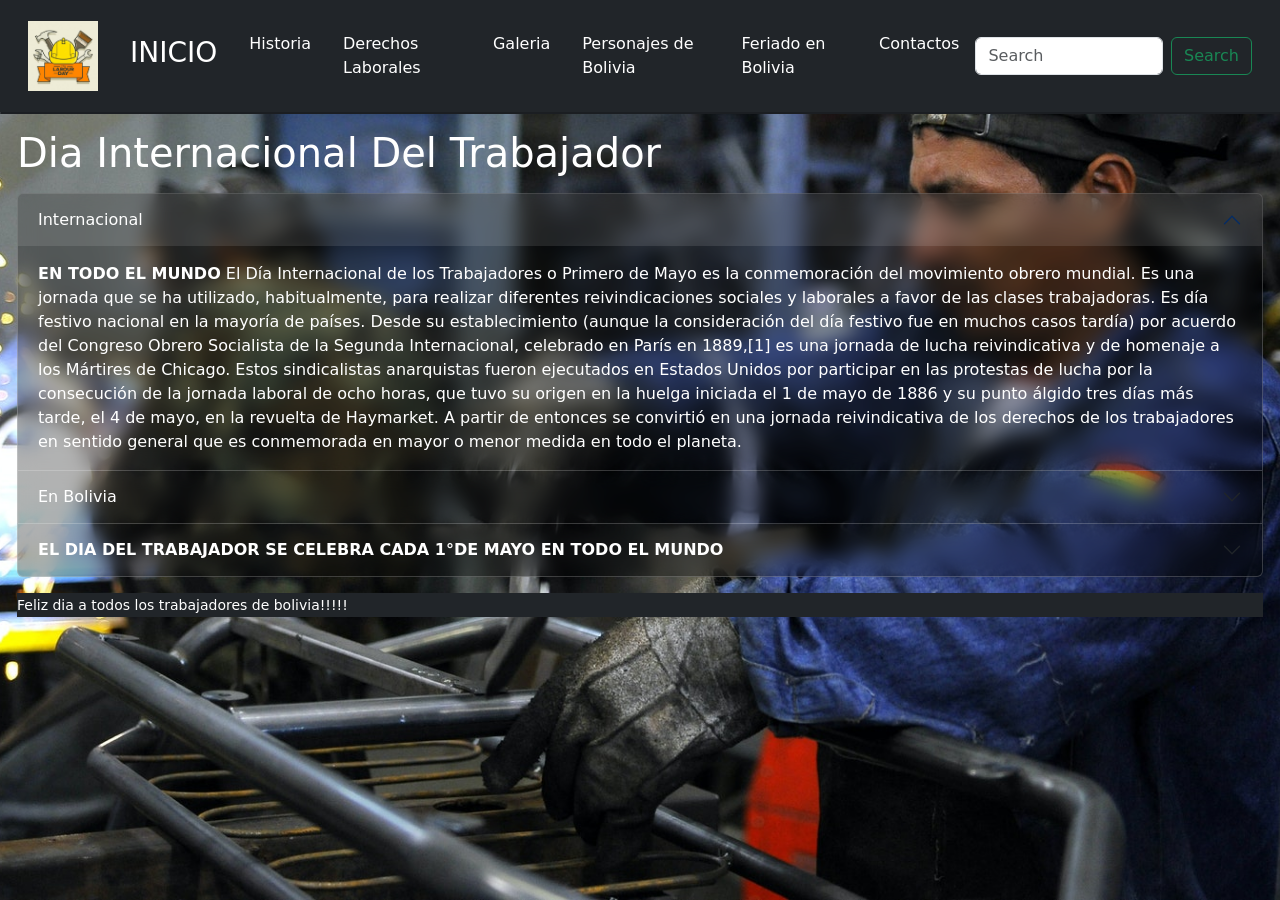
<file: index.html>
<!DOCTYPE html>
<html lang="es">
<head>
    <meta charset="UTF-8">
    <meta name="viewport" content="width=device-width, initial-scale=1.0">
    <title>Document</title>
    <script src="https://cdn.jsdelivr.net/npm/@popperjs/core@2.11.6/dist/umd/popper.min.js" integrity="sha384-oBqDVmMz9ATKxIep9tiCxS/Z9fNfEXiDAYTujMAeBAsjFuCZSmKbSSUnQlmh/jp3" crossorigin="anonymous"></script>
    <script src="https://cdn.jsdelivr.net/npm/bootstrap@5.2.3/dist/js/bootstrap.min.js" integrity="sha384-cuYeSxntonz0PPNlHhBs68uyIAVpIIOZZ5JqeqvYYIcEL727kskC66kF92t6Xl2V" crossorigin="anonymous"></script>
    <link rel="stylesheet" href="https://cdn.jsdelivr.net/npm/bootstrap@5.2.3/dist/css/bootstrap.min.css">
    <link rel="stylesheet" href="estilos\estilo.css">
</head>
<body>
    <nav class="navbar navbar-expand-lg bg-dark navbar-dark p-3">
    <div class="container-fluid">
        <a class="navbar-brand" href="index.html"><img src="imagenes\traba.jpg" width="70px" height="70px"></a>
        <button class="navbar-toggler" type="button" data-bs-toggle="collapse" data-bs-target="#navbarSupportedContent" aria-controls="navbarSupportedContent" aria-expanded="false" aria-label="Toggle navigation">
        <span class="navbar-toggler-icon"></span>
        </button>
        <div class="collapse navbar-collapse" id="navbarSupportedContent">
        <ul class="navbar-nav me-auto mb-2 mb-lg-0">
            <li class="nav-item">
            <a class="nav-link px-3 active fs-3 text-bg-white" aria-current="page" href="index.html">INICIO</a>
            </li>
            <li class="nav-item">
            <a class="nav-link px-3 active text-center-fs-3" href="pages\historia.html">Historia</a>
            </li>
            <li class="nav-item">
            <a class="nav-link px-3 active text-center-fs-3" href="pages\derechosl.html">Derechos Laborales</a>
            </li>
            <li class="nav-item">
            <a class="nav-link px-3 active text-center-fs-3" href="pages\galeria.html">Galeria</a>
            </li>
            <li class="nav-item">
            <a class="nav-link px-3 active text-center-fs-3" href="pages\personajes.html">Personajes de Bolivia</a>    
            </li>
            <li class="nav-item">
            <a class="nav-link px-3 active text-center-fs-3" href="pages\feriadob.html">Feriado en Bolivia</a>
            </li>
            <li class="nav-item">
            <a class="nav-link px-3 active text-center-fs-3" href="pages\contacto.html">Contactos</a>
            </li>
        </ul>
        <form class="d-flex" role="search">
            <input class="form-control me-2" type="search" placeholder="Search" aria-label="Search">
            <button class="btn btn-outline-success" type="submit">Search</button>
        </form>
        </div>
    </div>
    </nav>






    <div class="card text-bg-dark">
    <div class="card-img-overlay">
        <h6 class="card-title fs-1">Dia Internacional Del Trabajador</h6>
        <p class="card-text fs-1">
            <div class="accordion" id="accordionPanelsStayOpenExample">
            <div class="accordion-item">
                <h2 class="accordion-header" id="panelsStayOpen-headingOne">
                <button class="accordion-button" type="button" data-bs-toggle="collapse" data-bs-target="#panelsStayOpen-collapseOne" aria-expanded="true" aria-controls="panelsStayOpen-collapseOne">
                    Internacional
                </button>
                </h2>
                <div id="panelsStayOpen-collapseOne" class="accordion-collapse collapse show" aria-labelledby="panelsStayOpen-headingOne">
                <div class="accordion-body">
                    <strong>EN TODO EL MUNDO</strong> El Día Internacional de los Trabajadores o Primero de Mayo es la conmemoración del movimiento obrero mundial. Es una jornada que se ha utilizado, habitualmente, para realizar diferentes reivindicaciones sociales y laborales a favor de las clases trabajadoras. Es día festivo nacional en la mayoría de países.
Desde su establecimiento (aunque la consideración del día festivo fue en muchos casos tardía) por acuerdo del Congreso Obrero Socialista de la Segunda Internacional, celebrado en París en 1889,[1] es una jornada de lucha reivindicativa y de homenaje a los Mártires de Chicago. Estos sindicalistas anarquistas fueron ejecutados en Estados Unidos por participar en las protestas de lucha por la consecución de la jornada laboral de ocho horas, que tuvo su origen en la huelga iniciada el 1 de mayo de 1886 y su punto álgido tres días más tarde, el 4 de mayo, en la revuelta de Haymarket. A partir de entonces se convirtió en una jornada reivindicativa de los derechos de los trabajadores en sentido general que es conmemorada en mayor o menor medida en todo el planeta.
                </div>
                </div>
            </div>
            <div class="accordion-item">
                <h2 class="accordion-header" id="panelsStayOpen-headingTwo">
                <button class="accordion-button collapsed" type="button" data-bs-toggle="collapse" data-bs-target="#panelsStayOpen-collapseTwo" aria-expanded="false" aria-controls="panelsStayOpen-collapseTwo">
                    En Bolivia
                </button>
                </h2>
                <div id="panelsStayOpen-collapseTwo" class="accordion-collapse collapse" aria-labelledby="panelsStayOpen-headingTwo">
                <div class="accordion-body">
                    <strong>EN BOLIVIA</strong>El 1 de mayo se celebra en Bolivia y en muchos otros países el Día Internacional del Trabajador, una fecha que conmemora la lucha de los trabajadores por mejorar sus condiciones laborales y por conseguir derechos laborales justos.

En Bolivia, esta fecha tiene una especial relevancia, ya que el país ha tenido una larga historia de lucha por los derechos de los trabajadores. Desde la época de la colonia, los trabajadores bolivianos han tenido que enfrentarse a la explotación y a la opresión, y han tenido que luchar para conseguir salarios justos, mejores condiciones de trabajo y el respeto a sus derechos humanos.

Trabajadoras Textiles Bolivia

En la actualidad, los trabajadores bolivianos todavía tienen que enfrentar muchos desafíos. La pandemia del COVID-19 ha tenido un gran impacto en la economía del país y ha afectado gravemente a los trabajadores, especialmente a aquellos que trabajan en el sector informal. Muchos trabajadores han perdido sus empleos o han tenido que aceptar trabajos mal remunerados y sin protección laboral.

A pesar de estos desafíos, los trabajadores bolivianos siguen luchando por sus derechos. En los últimos años, han organizado numerosas huelgas y protestas para exigir salarios justos, mejores condiciones laborales y el respeto a sus derechos humanos. Además, el gobierno boliviano ha tomado medidas para proteger a los trabajadores durante la pandemia, como el pago de un bono de emergencia a los trabajadores informales y la implementación de medidas de seguridad sanitaria en los lugares de trabajo.

Este 1 de mayo, es importante recordar la importancia de la lucha por los derechos de los trabajadores y de la solidaridad entre los trabajadores de todo el mundo. Debemos seguir apoyando a los trabajadores bolivianos y a todos aquellos que luchan por sus derechos, para que puedan vivir y trabajar en condiciones justas y dignas.
                </div>
                </div>
            </div>
            <div class="accordion-item">
                <h2 class="accordion-header" id="panelsStayOpen-headingThree">
                <button class="accordion-button collapsed" type="button" data-bs-toggle="collapse" data-bs-target="#panelsStayOpen-collapseThree" aria-expanded="false" aria-controls="panelsStayOpen-collapseThree">
                <strong>EL DIA DEL TRABAJADOR SE CELEBRA CADA 1°DE MAYO EN TODO EL MUNDO</strong>
                </button>
                </h2>
                <div id="panelsStayOpen-collapseThree" class="accordion-collapse collapse" aria-labelledby="panelsStayOpen-headingThree">
                
                </div>
            </div>
            </div>
        </p>
        <p class="card-text bg-dark"><small>Feliz dia a todos los trabajadores de bolivia!!!!!</small></p>
    </div>
    </div>
</body>
</html>
</file>
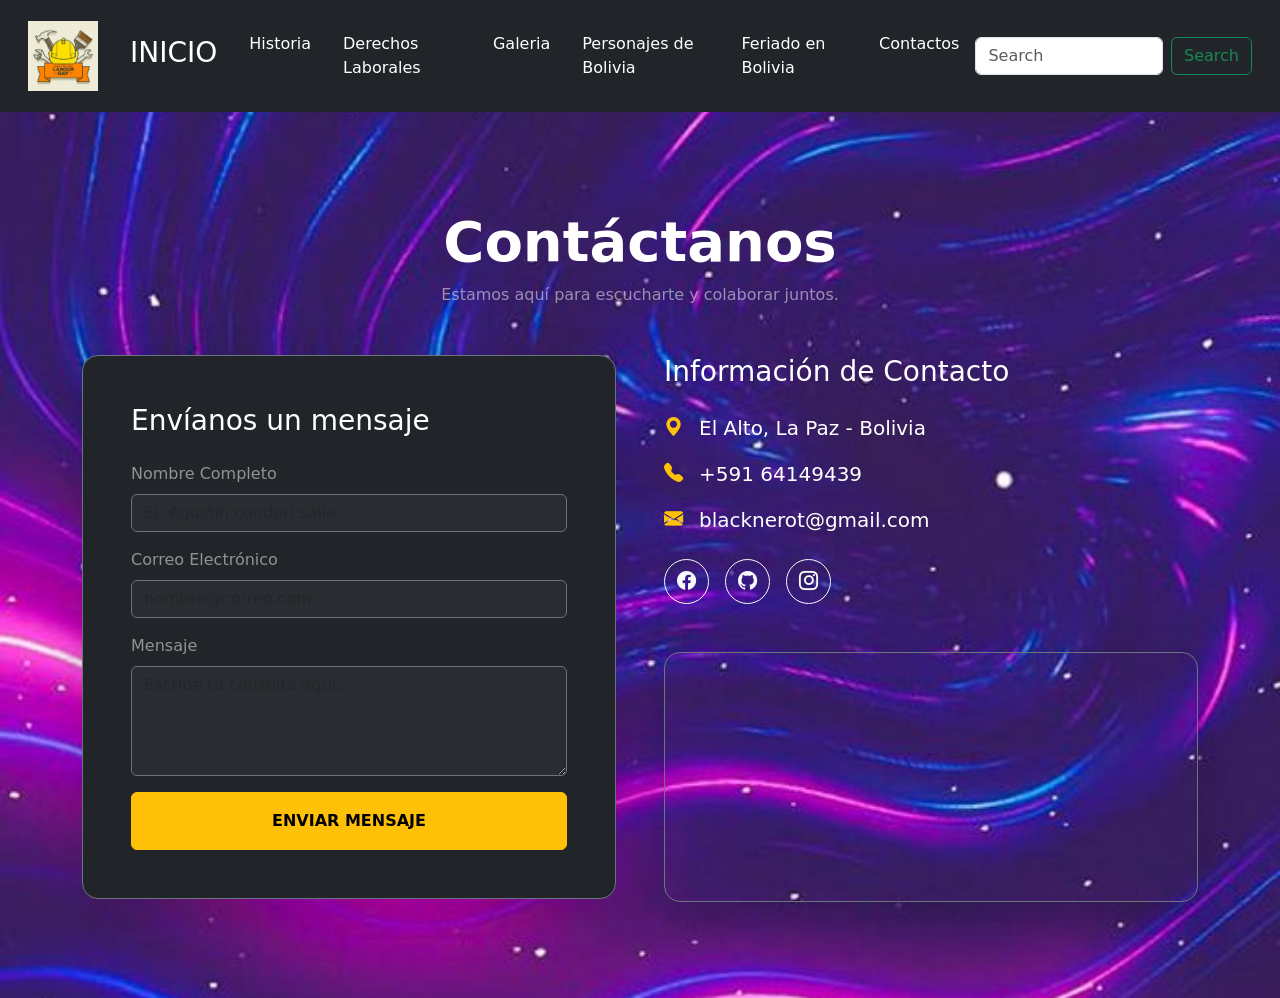
<file: pages/contacto.html>
<!DOCTYPE html>
<html lang="es">
<head>
    <meta charset="UTF-8">
    <meta name="viewport" content="width=device-width, initial-scale=1.0">
    <title>Document</title>
    <script src="https://cdn.jsdelivr.net/npm/@popperjs/core@2.11.6/dist/umd/popper.min.js" integrity="sha384-oBqDVmMz9ATKxIep9tiCxS/Z9fNfEXiDAYTujMAeBAsjFuCZSmKbSSUnQlmh/jp3" crossorigin="anonymous"></script>
    <script src="https://cdn.jsdelivr.net/npm/bootstrap@5.2.3/dist/js/bootstrap.min.js" integrity="sha384-cuYeSxntonz0PPNlHhBs68uyIAVpIIOZZ5JqeqvYYIcEL727kskC66kF92t6Xl2V" crossorigin="anonymous"></script>
    <link rel="stylesheet" href="https://cdn.jsdelivr.net/npm/bootstrap@5.2.3/dist/css/bootstrap.min.css">
    <link rel="stylesheet" href="../estilos/ventanas.css">
</head>
<body>
    






    <nav class="navbar navbar-expand-lg bg-dark navbar-dark p-3">
    <div class="container-fluid">
        <a class="navbar-brand" href="../index.html"><img src="../imagenes/traba.jpg" width="70px" height="70px"></a>
        <button class="navbar-toggler" type="button" data-bs-toggle="collapse" data-bs-target="#navbarSupportedContent" aria-controls="navbarSupportedContent" aria-expanded="false" aria-label="Toggle navigation">
        <span class="navbar-toggler-icon"></span>
        </button>
        <div class="collapse navbar-collapse" id="navbarSupportedContent">
        <ul class="navbar-nav me-auto mb-2 mb-lg-0">
            <li class="nav-item">
            <a class="nav-link px-3 active fs-3 text-bg-white" aria-current="page" href="../index.html">INICIO</a>
            </li>
            <li class="nav-item">
            <a class="nav-link px-3 active text-center-fs-3" href="../pages/historia.html">Historia</a>
            </li>
            <li class="nav-item">
            <a class="nav-link px-3 active text-center-fs-3" href="../pages/derechosl.html">Derechos Laborales</a>
            </li>
            <li class="nav-item">
            <a class="nav-link px-3 active text-center-fs-3" href="../pages/galeria.html">Galeria</a>
            </li>
            <li class="nav-item">
            <a class="nav-link px-3 active text-center-fs-3" href="../pages/personajes.html">Personajes de Bolivia</a>
            </li>
            <li class="nav-item">
            <a class="nav-link px-3 active text-center-fs-2" href="../pages/feriadob.html">Feriado en Bolivia</a>
            </li>
            <li class="nav-item">
            <a class="nav-link px-3 active text-center-fs-3" href="../pages/contacto.html">Contactos</a>
            </li>
        </ul>
        <form class="d-flex" role="search">
            <input class="form-control me-2" type="search" placeholder="Search" aria-label="Search">
            <button class="btn btn-outline-success" type="submit">Search</button>
        </form>
        </div>
    </div>
    </nav>





        <div class="container my-5 py-5">
            <div class="text-center mb-5">
                <h1 class="display-4 fw-bold text-white">Contáctanos</h1>
                <p class="text-white-50">Estamos aquí para escucharte y colaborar juntos.</p>
            </div>

            <div class="row g-5">
                <div class="col-lg-6">
                    <div class="bg-dark p-4 p-md-5 rounded-4 shadow-lg border border-secondary">
                        <h3 class="text-white mb-4">Envíanos un mensaje</h3>
                        <form>
                            <div class="mb-3">
                                <label class="form-label text-white-50">Nombre Completo</label>
                                <input type="text" class="form-control bg-secondary bg-opacity-10 text-white border-secondary" placeholder="Ej. Agustín condori salle">
                            </div>
                            <div class="mb-3">
                                <label class="form-label text-white-50">Correo Electrónico</label>
                                <input type="email" class="form-control bg-secondary bg-opacity-10 text-white border-secondary" placeholder="nombre@correo.com">
                            </div>
                            <div class="mb-3">
                                <label class="form-label text-white-50">Mensaje</label>
                                <textarea class="form-control bg-secondary bg-opacity-10 text-white border-secondary" rows="4" placeholder="Escribe tu consulta aquí..."></textarea>
                            </div>
                            <button type="submit" class="btn btn-warning w-100 fw-bold py-3 text-uppercase">Enviar Mensaje</button>
                        </form>
                    </div>
                </div>

                <div class="col-lg-6">
                    <div class="text-white">
                        <h3 class="mb-4">Información de Contacto</h3>
                        
                        <ul class="list-unstyled fs-5">
                            <li class="mb-3 d-flex align-items-center">
                                <i class="bi bi-geo-alt-fill text-warning me-3"></i>
                                <span>El Alto, La Paz - Bolivia</span>
                            </li>
                            <li class="mb-3 d-flex align-items-center">
                                <i class="bi bi-telephone-fill text-warning me-3"></i>
                                <span>+591 64149439</span>
                            </li>
                            <li class="mb-4 d-flex align-items-center">
                                <i class="bi bi-envelope-fill text-warning me-3"></i>
                                <span>blacknerot@gmail.com</span>
                            </li>
                        </ul>

                        <div class="d-flex gap-3 mb-5">
                            <a href="https://facebook.com" target="_blank" class="btn btn-outline-light rounded-circle p-2" style="width: 45px; height: 45px;">
                                <i class="bi bi-facebook"></i>
                            </a>
                            <a href="https://github.com/blacknerot-lab" target="_blank" class="btn btn-outline-light rounded-circle p-2" title="GitHub de laboratorio blacknerot" style="width: 45px; height: 45px;">
                                <i class="bi bi-github"></i>
                            </a>
                            <a href="https://instagram.com" target="_blank" class="btn btn-outline-light rounded-circle p-2" style="width: 45px; height: 45px;">
                                <i class="bi bi-instagram"></i>
                            </a>
                        </div>

                        <div class="rounded-4 overflow-hidden shadow-lg border border-secondary" style="height: 250px;">
                            <iframe src="https://www.google.com/maps/embed?pb=!1m18!1m12!1m3!1d1912.7072752747983!2d-68.12970293743744!3d-16.505156254932334!2m3!1f0!2f0!3f0!3m2!1i1024!2i768!4f13.1!3m3!1m2!1s0x915f206520793ddd%3A0x53f6df346cc69976!2sUniversidad%20Mayor%20de%20San%20Andr%C3%A9s!5e0!3m2!1ses-419!2sbo!4v1776993586881!5m2!1ses-419!2sbo" width="600" height="450" style="border:0;" allowfullscreen="" loading="lazy" referrerpolicy="no-referrer-when-downgrade"></iframe>
                        </div>
                    </div>
                </div>
            </div>
        </div>



<link rel="stylesheet" href="https://cdn.jsdelivr.net/npm/bootstrap-icons@1.11.3/font/bootstrap-icons.min.css">
</body>
</html>
</file>
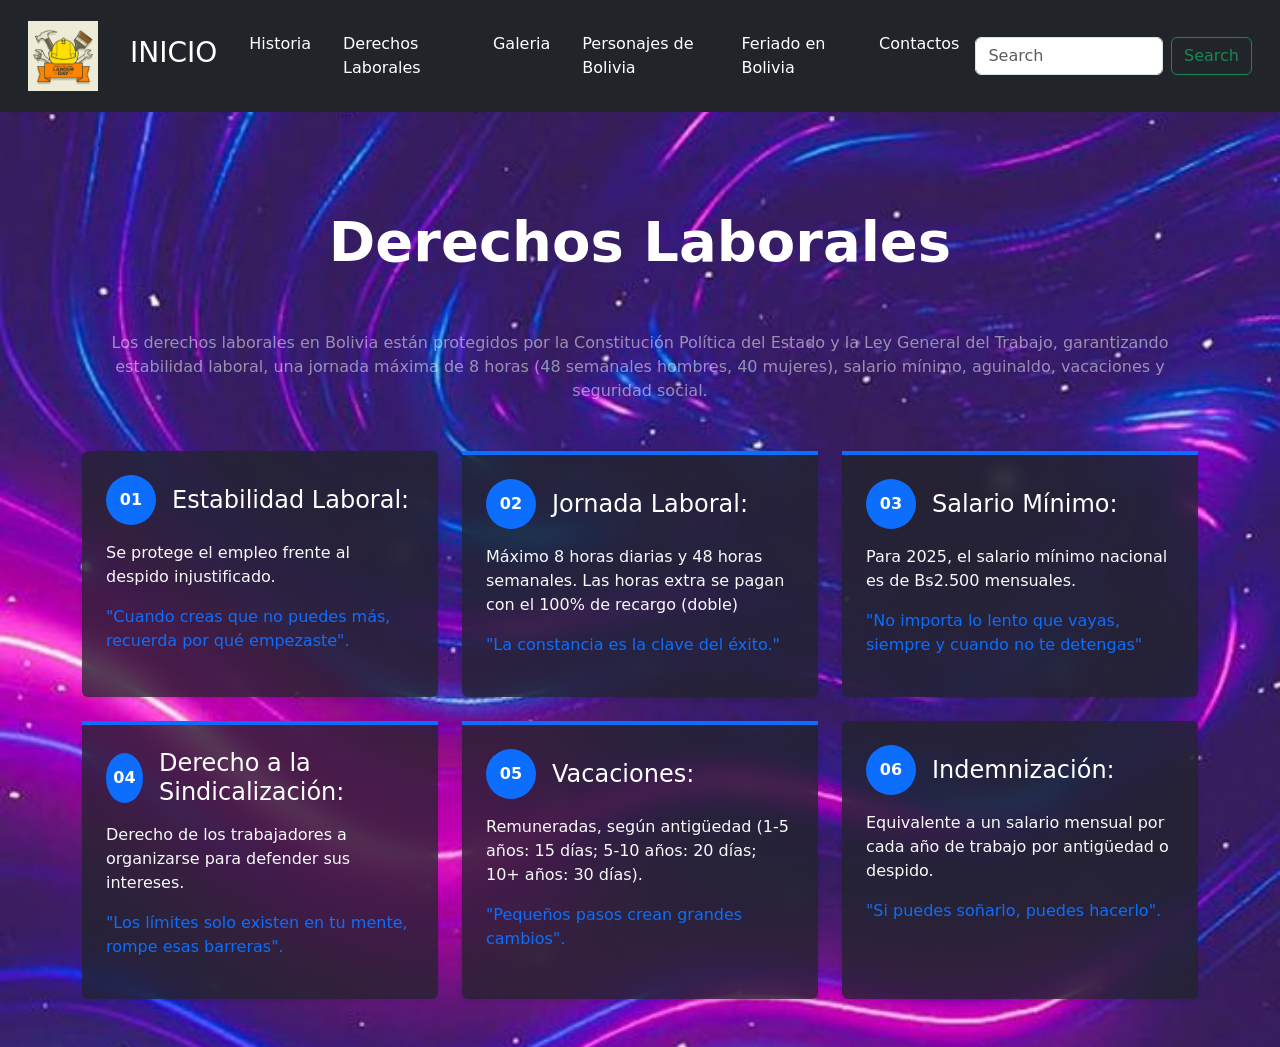
<file: pages/derechosl.html>
<!DOCTYPE html>
<html lang="es">
<head>
    <meta charset="UTF-8">
    <meta name="viewport" content="width=device-width, initial-scale=1.0">
    <title>Document</title>
    <script src="https://cdn.jsdelivr.net/npm/@popperjs/core@2.11.6/dist/umd/popper.min.js" integrity="sha384-oBqDVmMz9ATKxIep9tiCxS/Z9fNfEXiDAYTujMAeBAsjFuCZSmKbSSUnQlmh/jp3" crossorigin="anonymous"></script>
    <script src="https://cdn.jsdelivr.net/npm/bootstrap@5.2.3/dist/js/bootstrap.min.js" integrity="sha384-cuYeSxntonz0PPNlHhBs68uyIAVpIIOZZ5JqeqvYYIcEL727kskC66kF92t6Xl2V" crossorigin="anonymous"></script>
    <link rel="stylesheet" href="https://cdn.jsdelivr.net/npm/bootstrap@5.2.3/dist/css/bootstrap.min.css">
    <link rel="stylesheet" href="../estilos/ventanas.css">
</head>
<body>
    <nav class="navbar navbar-expand-lg bg-dark navbar-dark p-3">
    <div class="container-fluid">
        <a class="navbar-brand" href="../index.html"><img src="../imagenes/traba.jpg" width="70px" height="70px"></a>
        <button class="navbar-toggler" type="button" data-bs-toggle="collapse" data-bs-target="#navbarSupportedContent" aria-controls="navbarSupportedContent" aria-expanded="false" aria-label="Toggle navigation">
        <span class="navbar-toggler-icon"></span>
        </button>
        <div class="collapse navbar-collapse" id="navbarSupportedContent">
        <ul class="navbar-nav me-auto mb-2 mb-lg-0">
            <li class="nav-item">
            <a class="nav-link px-3 active fs-3 text-bg-white" aria-current="page" href="../index.html">INICIO</a>
            </li>
            <li class="nav-item">
            <a class="nav-link px-3 active text-center-fs-3" href="../pages/historia.html">Historia</a>
            </li>
            <li class="nav-item">
            <a class="nav-link px-3 active text-center-fs-3" href="../pages/derechosl.html">Derechos Laborales</a>
            </li>
            <li class="nav-item">
            <a class="nav-link px-3 active text-center-fs-3" href="../pages/galeria.html">Galeria</a>
            </li>
            <li class="nav-item">
            <a class="nav-link px-3 active text-center-fs-3" href="../pages/personajes.html">Personajes de Bolivia</a>
            </li>
            <li class="nav-item">
            <a class="nav-link px-3 active text-center-fs-2" href="../pages/feriadob.html">Feriado en Bolivia</a>
            </li>
            <li class="nav-item">
            <a class="nav-link px-3 active text-center-fs-3" href="../pages/contacto.html">Contactos</a>
            </li>
        </ul>
        <form class="d-flex" role="search">
            <input class="form-control me-2" type="search" placeholder="Search" aria-label="Search">
            <button class="btn btn-outline-success" type="submit">Search</button>
        </form>
        </div>
    </div>
    </nav>





    <div class="container my-5">
        <div class="text-center mb-5">
            <h2 class="display-4 fw-bold text-white p-5"><strong>Derechos Laborales</strong></h2>
            <p class="text-white-50">Los derechos laborales en Bolivia están protegidos por la Constitución Política del Estado y la Ley General del Trabajo, garantizando estabilidad laboral, una jornada máxima de 8 horas (48 semanales hombres, 40 mujeres), salario mínimo, aguinaldo, vacaciones y seguridad social.</p>
        </div>

        <div class="row g-4">
            <div class="col-lg-4">
                <div class="card h-100 border-0 shadow-sm bg-dark text-white bg-opacity-75" style="backdrop-filter: blur(10px);">
                    <div class="card-body p-4">
                        <div class="d-flex align-items-center mb-3">
                            <div class="bg-primary rounded-circle d-flex align-items-center justify-content-center" style="width: 50px; height: 50px;">
                                <span class="fw-bold">01</span>
                            </div>
                            <h4 class="ms-3 mb-0">Estabilidad Laboral:</h4>
                        </div>
                        <p class="card-text text-light">Se protege el empleo frente al despido injustificado.</p>
                        <blockquote class="blockquote fs-6 italic text-primary">
                            "Cuando creas que no puedes más, recuerda por qué empezaste".
                        </blockquote>
                    </div>
                </div>
            </div>

            <div class="col-lg-4">
                <div class="card h-100 border-0 shadow-sm bg-dark text-white bg-opacity-75" style="backdrop-filter: blur(10px);">
                    <div class="card-body p-4 border-top border-primary border-4">
                        <div class="d-flex align-items-center mb-3">
                            <div class="bg-primary rounded-circle d-flex align-items-center justify-content-center" style="width: 50px; height: 50px;">
                                <span class="fw-bold">02</span>
                            </div>
                            <h4 class="ms-3 mb-0">Jornada Laboral:</h4>
                        </div>
                        <p class="card-text text-light">Máximo 8 horas diarias y 48 horas semanales. Las horas extra se pagan con el 100% de recargo (doble)</p>
                        <blockquote class="blockquote fs-6 italic text-primary">
                            "La constancia es la clave del éxito."
                        </blockquote>
                    </div>
                </div>
            </div>

            <div class="col-lg-4">
                <div class="card h-100 border-0 shadow-sm bg-dark text-white bg-opacity-75" style="backdrop-filter: blur(10px);">
                    <div class="card-body p-4 border-top border-primary border-4">
                        <div class="d-flex align-items-center mb-3">
                            <div class="bg-primary rounded-circle d-flex align-items-center justify-content-center" style="width: 50px; height: 50px;">
                                <span class="fw-bold">03</span>
                            </div>
                            <h4 class="ms-3 mb-0">Salario Mínimo:</h4>
                        </div>
                        <p class="card-text text-light"> Para 2025, el salario mínimo nacional es de Bs2.500 mensuales.</p>
                        <blockquote class="blockquote fs-6 italic text-primary">
                            "No importa lo lento que vayas, siempre y cuando no te detengas"
                        </blockquote>
                    </div>
                </div>
            </div>

            <div class="col-lg-4">
                <div class="card h-100 border-0 shadow-sm bg-dark text-white bg-opacity-75" style="backdrop-filter: blur(10px);">
                    <div class="card-body p-4 border-top border-primary border-4">
                        <div class="d-flex align-items-center mb-3">
                            <div class="bg-primary rounded-circle d-flex align-items-center justify-content-center" style="width: 50px; height: 50px;">
                                <span class="fw-bold">04</span>
                            </div>
                            <h4 class="ms-3 mb-0">Derecho a la Sindicalización:</h4>
                        </div>
                        <p class="card-text text-light">Derecho de los trabajadores a organizarse para defender sus intereses.</p>
                        <blockquote class="blockquote fs-6 italic text-primary">
                            "Los límites solo existen en tu mente, rompe esas barreras".
                        </blockquote>
                    </div>
                </div>
            </div>

            <div class="col-lg-4">
                <div class="card h-100 border-0 shadow-sm bg-dark text-white bg-opacity-75" style="backdrop-filter: blur(10px);">
                    <div class="card-body p-4 border-top border-primary border-4">
                        <div class="d-flex align-items-center mb-3">
                            <div class="bg-primary rounded-circle d-flex align-items-center justify-content-center" style="width: 50px; height: 50px;">
                                <span class="fw-bold">05</span>
                            </div>
                            <h4 class="ms-3 mb-0">Vacaciones:</h4>
                        </div>
                        <p class="card-text text-light">Remuneradas, según antigüedad (1-5 años: 15 días; 5-10 años: 20 días; 10+ años: 30 días).</p>
                        <blockquote class="blockquote fs-6 italic text-primary">
                            "Pequeños pasos crean grandes cambios".
                        </blockquote>
                    </div>
                </div>
            </div>

            <div class="col-lg-4">
                <div class="card h-100 border-0 shadow-sm bg-dark text-white bg-opacity-75" style="backdrop-filter: blur(10px);">
                    <div class="card-body p-4">
                        <div class="d-flex align-items-center mb-3">
                            <div class="bg-primary rounded-circle d-flex align-items-center justify-content-center" style="width: 50px; height: 50px;">
                                <span class="fw-bold">06</span>
                            </div>
                            <h4 class="ms-3 mb-0">Indemnización:</h4>
                        </div>
                        <p class="card-text text-light"> Equivalente a un salario mensual por cada año de trabajo por antigüedad o despido.</p>
                        <blockquote class="blockquote fs-6 italic text-primary">
                            "Si puedes soñarlo, puedes hacerlo".
                        </blockquote>
                    </div>
                </div>
            </div>
        </div>
    </div>


</body>
</html>
</file>
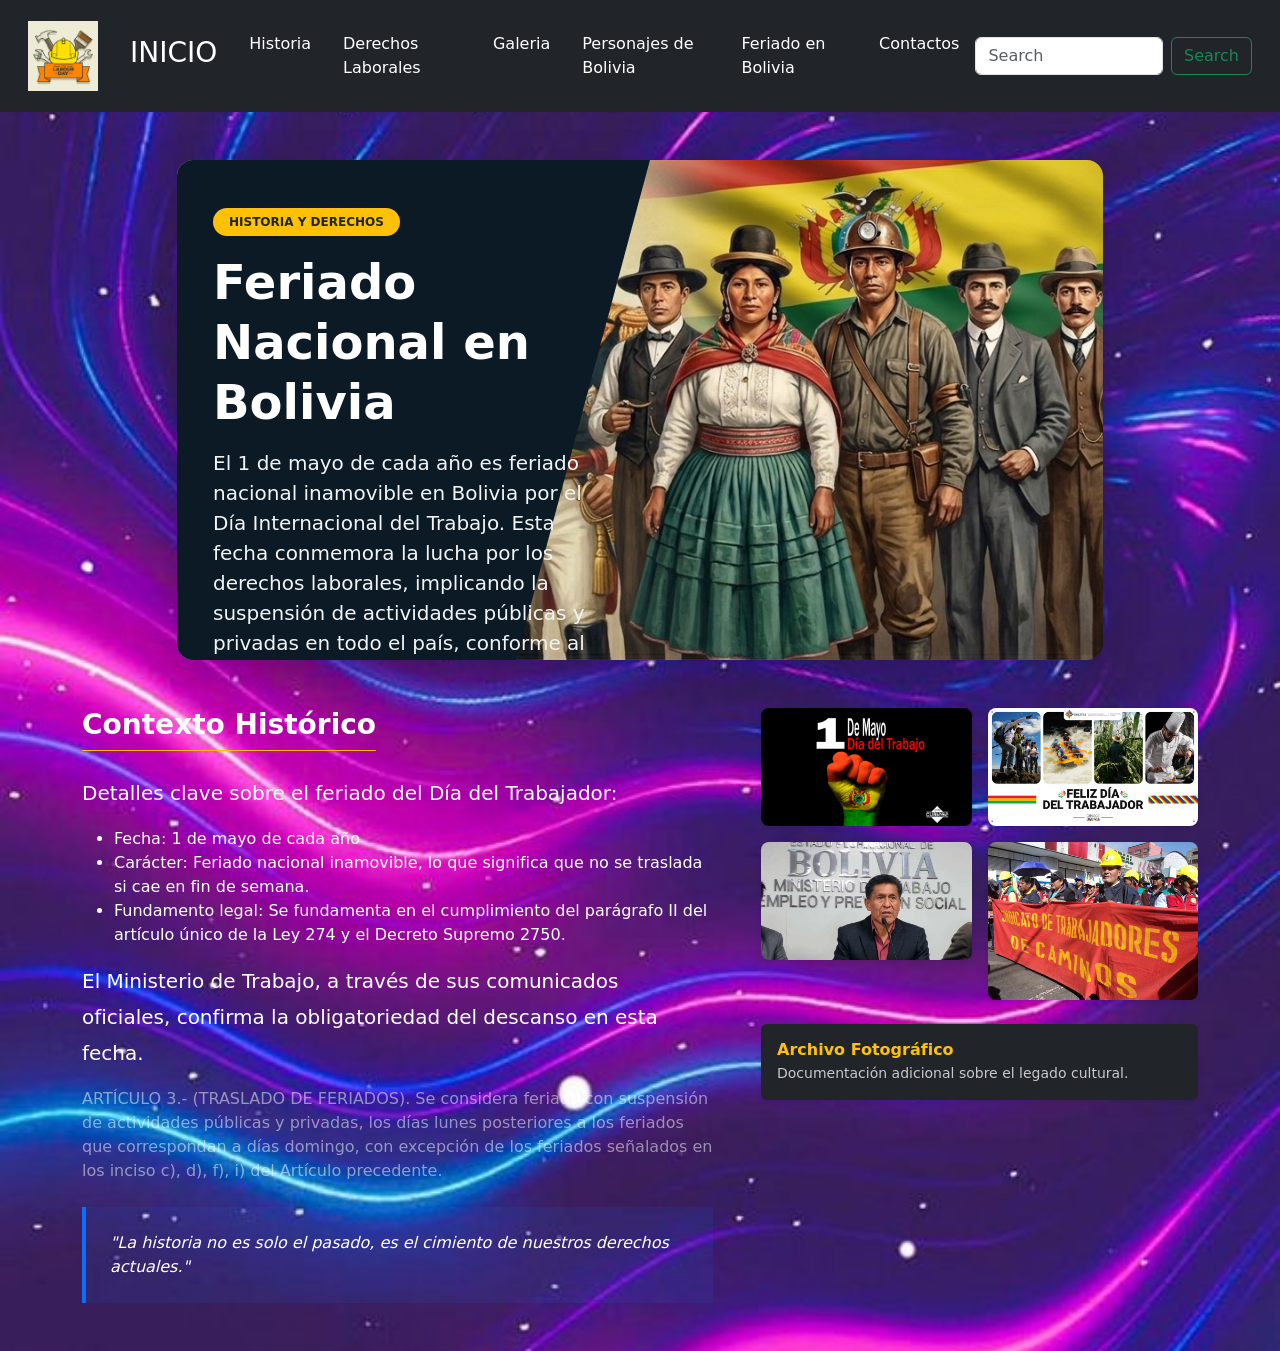
<file: pages/feriadob.html>
<!DOCTYPE html>
<html lang="es">
<head>
    <meta charset="UTF-8">
    <meta name="viewport" content="width=device-width, initial-scale=1.0">
    <title>Document</title>
    <script src="https://cdn.jsdelivr.net/npm/@popperjs/core@2.11.6/dist/umd/popper.min.js" integrity="sha384-oBqDVmMz9ATKxIep9tiCxS/Z9fNfEXiDAYTujMAeBAsjFuCZSmKbSSUnQlmh/jp3" crossorigin="anonymous"></script>
    <script src="https://cdn.jsdelivr.net/npm/bootstrap@5.2.3/dist/js/bootstrap.min.js" integrity="sha384-cuYeSxntonz0PPNlHhBs68uyIAVpIIOZZ5JqeqvYYIcEL727kskC66kF92t6Xl2V" crossorigin="anonymous"></script>
    <link rel="stylesheet" href="https://cdn.jsdelivr.net/npm/bootstrap@5.2.3/dist/css/bootstrap.min.css">
    <link rel="stylesheet" href="../estilos/ventanas.css">
</head>
<body>
    <nav class="navbar navbar-expand-lg bg-dark navbar-dark p-3">
    <div class="container-fluid">
        <a class="navbar-brand" href="../index.html"><img src="../imagenes/traba.jpg" width="70px" height="70px"></a>
        <button class="navbar-toggler" type="button" data-bs-toggle="collapse" data-bs-target="#navbarSupportedContent" aria-controls="navbarSupportedContent" aria-expanded="false" aria-label="Toggle navigation">
        <span class="navbar-toggler-icon"></span>
        </button>
        <div class="collapse navbar-collapse" id="navbarSupportedContent">
        <ul class="navbar-nav me-auto mb-2 mb-lg-0">
            <li class="nav-item">
            <a class="nav-link px-3 active fs-3 text-bg-white" aria-current="page" href="../index.html">INICIO</a>
            </li>
            <li class="nav-item">
            <a class="nav-link px-3 active text-center-fs-3" href="../pages/historia.html">Historia</a>
            </li>
            <li class="nav-item">
            <a class="nav-link px-3 active text-center-fs-3" href="../pages/derechosl.html">Derechos Laborales</a>
            </li>
            <li class="nav-item">
            <a class="nav-link px-3 active text-center-fs-3" href="../pages/galeria.html">Galeria</a>
            </li>
            <li class="nav-item">
            <a class="nav-link px-3 active text-center-fs-3" href="../pages/personajes.html">Personajes de Bolivia</a>
            </li>
            <li class="nav-item">
            <a class="nav-link px-3 active text-center-fs-2" href="../pages/feriadob.html">Feriado en Bolivia</a>
            </li>
            <li class="nav-item">
            <a class="nav-link px-3 active text-center-fs-3" href="../pages/contacto.html">Contactos</a>
            </li>
        </ul>
        <form class="d-flex" role="search">
            <input class="form-control me-2" type="search" placeholder="Search" aria-label="Search">
            <button class="btn btn-outline-success" type="submit">Search</button>
        </form>
        </div>
    </div>
    </nav>





    <div class="container my-5">
        <div class="row align-items-center justify-content-center">
            <div class="col-lg-10">
                
                <div class="diferente-container shadow-lg rounded-4 position-relative overflow-hidden"
                    style="background-image: url('../imagenes/7.jpg');">
                    
                    <div class="diagonal-shape d-none d-md-block"></div>

                    <div class="row h-100 align-items-center position-relative z-3">
                        <div class="col-md-7 col-lg-6 px-5 py-5 p-lg-6 text-white diferente-text-col">
                            
                            <div class="mb-3">
                                <span class="badge text-bg-warning rounded-pill px-3 py-2 text-uppercase fw-bold text-dark fs-7">
                                    Historia y Derechos
                                </span>
                            </div>

                            <h1 class="display-5 fw-bold mb-3 text-white lh-sm">
                                <strong>Feriado Nacional en Bolivia</strong>
                            </h1>

                            <p class="fs-5 mb-4 diferente-descripcion">
                                El 1 de mayo de cada año es feriado nacional inamovible en Bolivia por el Día Internacional del Trabajo. Esta fecha conmemora la lucha por los derechos laborales, implicando la suspensión de actividades públicas y privadas en todo el país, conforme al Decreto Supremo 2750 y la Ley 274.
                            </p>

                        </div>
                    </div>
                </div>

            </div>
        </div>
    </div>

        <div class="container pb-5">
            <div class="row g-5 align-items-start">
                
                <div class="col-lg-7">
                    <h3 class="fw-bold text-white mb-4 border-bottom border-warning pb-2" style="width: fit-content;">
                        Contexto Histórico
                    </h3>
                    <p class="text-white fs-5 lh-lg">
                        Detalles clave sobre el feriado del Día del Trabajador:
                        <ul class="text-white">
                            <li>Fecha: 1 de mayo de cada año</li>
                            <li>Carácter: Feriado nacional inamovible, lo que significa que no se traslada si cae en fin de semana.</li>
                            <li>Fundamento legal: Se fundamenta en el cumplimiento del parágrafo II del artículo único de la Ley 274 y el Decreto Supremo 2750.</li>
                        </ul>
                        <p class="text-white fs-5 lh-lg"> El Ministerio de Trabajo, a través de sus comunicados oficiales, confirma la obligatoriedad del descanso en esta fecha.</p>
                    </p>
                    <p class="text-white-50">
                        ARTÍCULO 3.- (TRASLADO DE FERIADOS). Se considera feriado con
suspensión de actividades públicas y privadas, los días lunes posteriores a los feriados que
correspondan a días domingo, con excepción de los feriados señalados en los inciso c), d),
f), i) del Artículo precedente.
                    </p>
                    
                    <div class="p-4 bg-primary bg-opacity-10 border-start border-primary border-4 mt-4">
                        <p class="text-white fst-italic mb-0">
                            "La historia no es solo el pasado, es el cimiento de nuestros derechos actuales."
                        </p>
                    </div>
                </div>

                <div class="col-lg-5">
                    <div class="row g-3">
                        <div class="col-6">
                            <div class="rounded-3 overflow-hidden shadow-sm">
                                <img src="../imagenes/6.jpg" class="img-fluid hover-zoom" alt="Detalle 1">
                            </div>
                        </div>
                        <div class="col-6">
                            <div class="rounded-3 overflow-hidden shadow-sm">
                                <img src="../imagenes/8.jpg" class="img-fluid hover-zoom" alt="Detalle 2">
                            </div>
                        </div>
                        <div class="col-6">
                            <div class="rounded-3 overflow-hidden shadow-sm">
                                <img src="../imagenes/9.jpg" class="img-fluid hover-zoom" alt="Detalle 2">
                            </div>
                        </div>
                        <div class="col-6">
                            <div class="rounded-3 overflow-hidden shadow-sm">
                                <img src="../imagenes/10.jpg" class="img-fluid hover-zoom" alt="Detalle 2">
                            </div>
                        </div>
                        <div class="col-12">
                            <div class="card bg-dark text-white border-0 shadow-sm mt-2">
                                <div class="card-body p-3">
                                    <h6 class="fw-bold text-warning mb-1">Archivo Fotográfico</h6>
                                    <p class="small mb-0 opacity-75">Documentación adicional sobre el legado cultural.</p>
                                </div>
                            </div>
                        </div>
                    </div>
                </div>

            </div>
        </div>
</body>
</html>
</file>
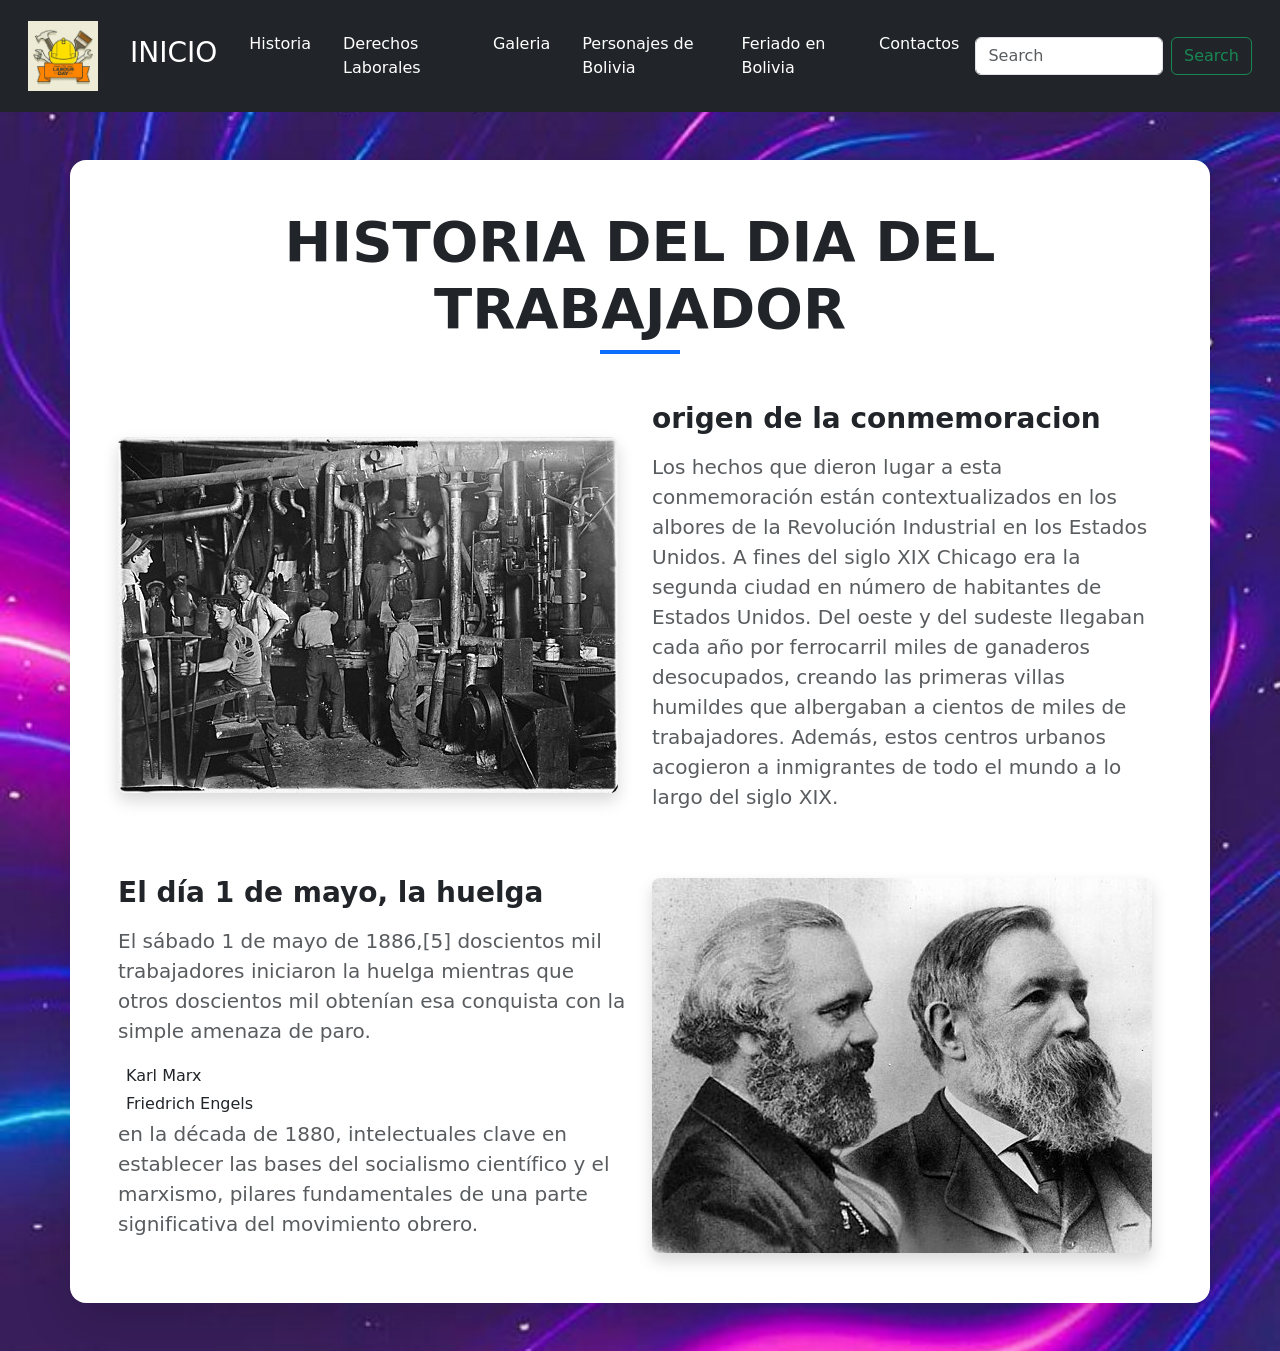
<file: pages/historia.html>
<!DOCTYPE html>
<html lang="es">
<head>
    <meta charset="UTF-8">
    <meta name="viewport" content="width=device-width, initial-scale=1.0">
    <title>Document</title>
    <script src="https://cdn.jsdelivr.net/npm/@popperjs/core@2.11.6/dist/umd/popper.min.js" integrity="sha384-oBqDVmMz9ATKxIep9tiCxS/Z9fNfEXiDAYTujMAeBAsjFuCZSmKbSSUnQlmh/jp3" crossorigin="anonymous"></script>
    <script src="https://cdn.jsdelivr.net/npm/bootstrap@5.2.3/dist/js/bootstrap.min.js" integrity="sha384-cuYeSxntonz0PPNlHhBs68uyIAVpIIOZZ5JqeqvYYIcEL727kskC66kF92t6Xl2V" crossorigin="anonymous"></script>
    <link rel="stylesheet" href="https://cdn.jsdelivr.net/npm/bootstrap@5.2.3/dist/css/bootstrap.min.css">
    <link rel="stylesheet" href="../estilos/ventanas.css">
</head>
<body>
    <nav class="navbar navbar-expand-lg bg-dark navbar-dark p-3">
    <div class="container-fluid">
        <a class="navbar-brand" href="../index.html"><img src="../imagenes/traba.jpg" width="70px" height="70px"></a>
        <button class="navbar-toggler" type="button" data-bs-toggle="collapse" data-bs-target="#navbarSupportedContent" aria-controls="navbarSupportedContent" aria-expanded="false" aria-label="Toggle navigation">
        <span class="navbar-toggler-icon"></span>
        </button>
        <div class="collapse navbar-collapse" id="navbarSupportedContent">
        <ul class="navbar-nav me-auto mb-2 mb-lg-0">
            <li class="nav-item">
            <a class="nav-link px-3 active fs-3 text-bg-white" aria-current="page" href="../index.html">INICIO</a>
            </li>
            <li class="nav-item">
            <a class="nav-link px-3 active text-center-fs-3" href="../pages/historia.html">Historia</a>
            </li>
            <li class="nav-item">
            <a class="nav-link px-3 active text-center-fs-3" href="../pages/derechosl.html">Derechos Laborales</a>
            </li>
            <li class="nav-item">
            <a class="nav-link px-3 active text-center-fs-3" href="../pages/galeria.html">Galeria</a>
            </li>
            <li class="nav-item">
            <a class="nav-link px-3 active text-center-fs-3" href="../pages/personajes.html">Personajes de Bolivia</a>
            </li>
            <li class="nav-item">
            <a class="nav-link px-3 active text-center-fs-2" href="../pages/feriadob.html">Feriado en Bolivia</a>
            </li>
            <li class="nav-item">
            <a class="nav-link px-3 active text-center-fs-3" href="../pages/contacto.html">Contactos</a>
            </li>
        </ul>
        <form class="d-flex" role="search">
            <input class="form-control me-2" type="search" placeholder="Search" aria-label="Search">
            <button class="btn btn-outline-success" type="submit">Search</button>
        </form>
        </div>
    </div>
    </nav>





    <div class="container my-5 shadow-lg p-5 bg-white rounded-4">
    
    <div class="text-center mb-5">
        <h2 class="display-4 fw-bold text-dark">HISTORIA DEL DIA DEL TRABAJADOR</h2>
        <div class="mx-auto bg-primary" style="height: 4px; width: 80px;"></div>
    </div>

    <div class="row align-items-center mb-5">
        <div class="col-md-6 mb-4 mb-md-0">
            <img src="../imagenes/4.jpg" class="img-fluid rounded-3 shadow" alt="Inicios">
        </div>
        <div class="col-md-6">
            <h3 class="fw-bold mb-3"><strong>origen de la conmemoracion</strong></h3>
            <p class="text-muted lead">
                Los hechos que dieron lugar a esta conmemoración están contextualizados en los albores de la Revolución Industrial en los Estados Unidos. A fines del siglo XIX Chicago era la segunda ciudad en número de habitantes de Estados Unidos. Del oeste y del sudeste llegaban cada año por ferrocarril miles de ganaderos desocupados, creando las primeras villas humildes que albergaban a cientos de miles de trabajadores. Además, estos centros urbanos acogieron a inmigrantes de todo el mundo a lo largo del siglo XIX.
            </p>
        </div>
    </div>

    <div class="row align-items-center flex-column-reverse flex-md-row">
        <div class="col-md-6">
            <h3 class="fw-bold mb-3"><strong>El día 1 de mayo, la huelga</strong></h3>
            <p class="text-muted lead">
                El sábado 1 de mayo de 1886,[5] doscientos mil trabajadores iniciaron la huelga mientras que otros doscientos mil obtenían esa conquista con la simple amenaza de paro.
            </p>
            <ul class="list-unstyled">
                <li><i class="bi bi-check-circle-fill text-primary me-2"></i> Karl Marx</li>
                <li><i class="bi bi-check-circle-fill text-primary me-2"></i> Friedrich Engels</li>
                <p class="text-muted lead">
                    en la década de 1880, intelectuales clave en establecer las bases del socialismo científico y el marxismo, pilares fundamentales de una parte significativa del movimiento obrero.
                </p>
            </ul>
        </div>
        <div class="col-md-6 mb-4 mb-md-0">
            <img src="../imagenes/Portraits_of_Marx_and_Engels_(4).jpg" class="img-fluid rounded-3 shadow" alt="Evolución">
        </div>
    </div>
</div>






    
</body>
</html>
</file>
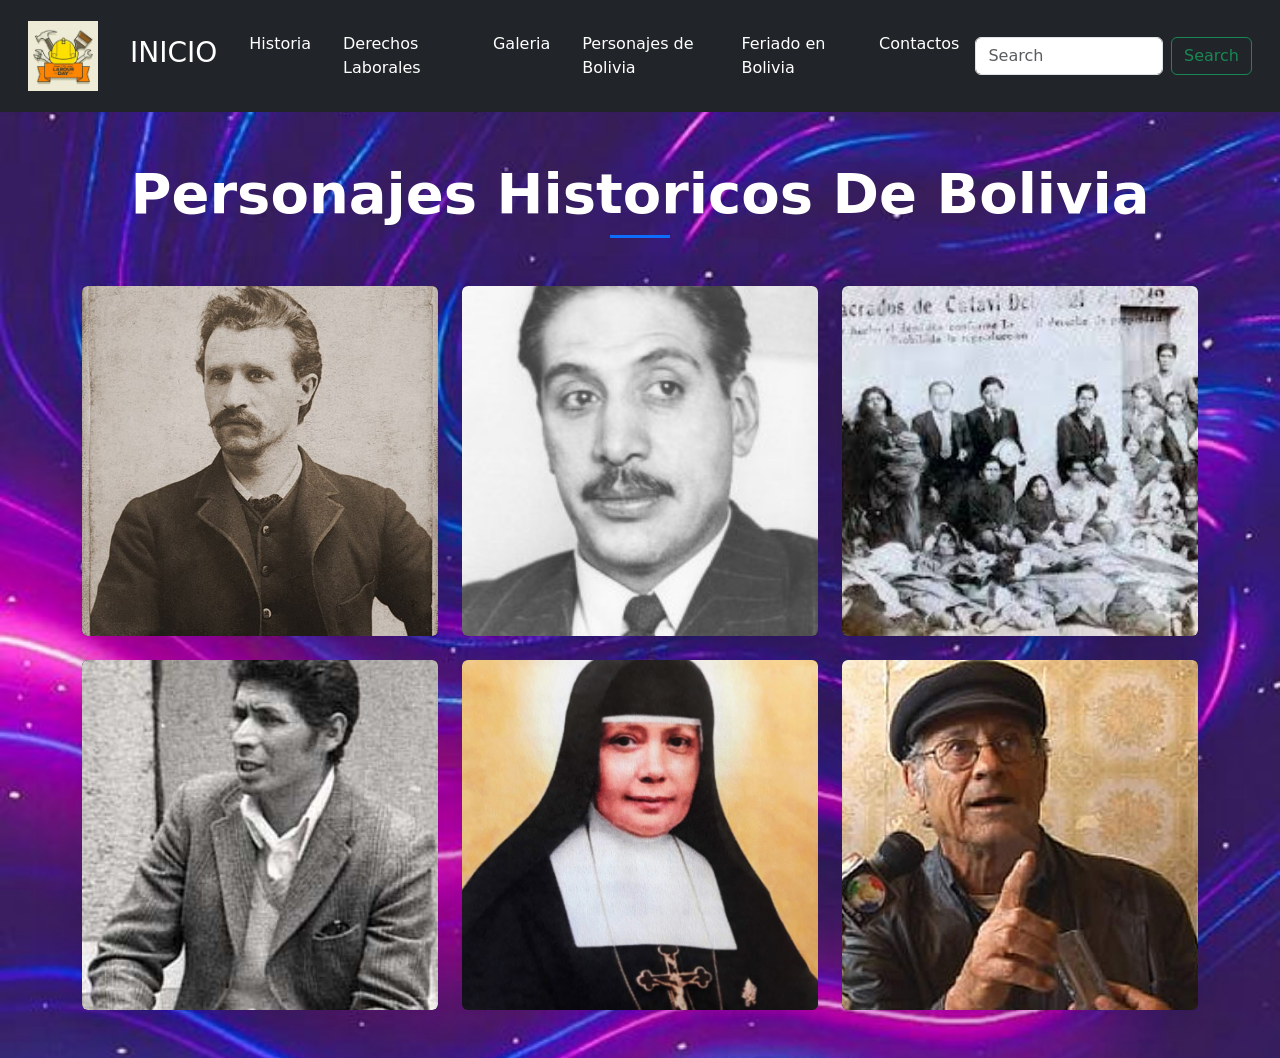
<file: pages/personajes.html>
<!DOCTYPE html>
<html lang="es">
<head>
    <meta charset="UTF-8">
    <meta name="viewport" content="width=device-width, initial-scale=1.0">
    <title>Document</title>
    <script src="https://cdn.jsdelivr.net/npm/@popperjs/core@2.11.6/dist/umd/popper.min.js" integrity="sha384-oBqDVmMz9ATKxIep9tiCxS/Z9fNfEXiDAYTujMAeBAsjFuCZSmKbSSUnQlmh/jp3" crossorigin="anonymous"></script>
    <script src="https://cdn.jsdelivr.net/npm/bootstrap@5.2.3/dist/js/bootstrap.min.js" integrity="sha384-cuYeSxntonz0PPNlHhBs68uyIAVpIIOZZ5JqeqvYYIcEL727kskC66kF92t6Xl2V" crossorigin="anonymous"></script>
    <link rel="stylesheet" href="https://cdn.jsdelivr.net/npm/bootstrap@5.2.3/dist/css/bootstrap.min.css">
    <link rel="stylesheet" href="../estilos/ventanas.css">
</head>
<body>
    <nav class="navbar navbar-expand-lg bg-dark navbar-dark p-3">
    <div class="container-fluid">
        <a class="navbar-brand" href="../index.html"><img src="../imagenes/traba.jpg" width="70px" height="70px"></a>
        <button class="navbar-toggler" type="button" data-bs-toggle="collapse" data-bs-target="#navbarSupportedContent" aria-controls="navbarSupportedContent" aria-expanded="false" aria-label="Toggle navigation">
        <span class="navbar-toggler-icon"></span>
        </button>
        <div class="collapse navbar-collapse" id="navbarSupportedContent">
        <ul class="navbar-nav me-auto mb-2 mb-lg-0">
            <li class="nav-item">
            <a class="nav-link px-3 active fs-3 text-bg-white" aria-current="page" href="../index.html">INICIO</a>
            </li>
            <li class="nav-item">
            <a class="nav-link px-3 active text-center-fs-3" href="../pages/historia.html">Historia</a>
            </li>
            <li class="nav-item">
            <a class="nav-link px-3 active text-center-fs-3" href="../pages/derechosl.html">Derechos Laborales</a>
            </li>
            <li class="nav-item">
            <a class="nav-link px-3 active text-center-fs-3" href="../pages/galeria.html">Galeria</a>
            </li>
            <li class="nav-item">
            <a class="nav-link px-3 active text-center-fs-3" href="../pages/personajes.html">Personajes de Bolivia</a>
            </li>
            <li class="nav-item">
            <a class="nav-link px-3 active text-center-fs-2" href="../pages/feriadob.html">Feriado en Bolivia</a>
            </li>
            <li class="nav-item">
            <a class="nav-link px-3 active text-center-fs-3" href="../pages/contacto.html">Contactos</a>
            </li>
        </ul>
        <form class="d-flex" role="search">
            <input class="form-control me-2" type="search" placeholder="Search" aria-label="Search">
            <button class="btn btn-outline-success" type="submit">Search</button>
        </form>
        </div>
    </div>
    </nav>




    <div class="container my-5">
        <div class="text-center mb-5">
            <h2 class="display-4 fw-bold text-white">Personajes Historicos De Bolivia</h2>
            <div class="mx-auto bg-primary mb-3" style="height: 3px; width: 60px;"></div>
        </div>

        <div class="row g-4">
            <div class="col-lg-4 col-md-6">
                <div class="card bg-dark text-white border-0 shadow-lg overflow-hidden position-relative galeria-card">
                    <img src="../imagenes/Spies-August-lastphoto.jpg" class="card-img" alt="Proyecto 1">
                    <div class="card-img-overlay d-flex flex-column justify-content-end p-4 info-overlay">
                        <span class="badge bg-primary w-fit mb-2" style="width: fit-content;">1855-1887</span>
                        <h5 class="card-title fw-bold"><strong>August Spies</strong></h5>
                        <p class="card-text small">August Vincent Theodore Spies ( / s p iː s / , SPEES ; 10 de diciembre de 1855 – 11 de noviembre de 1887) fue un tapicero , activista laboral radical y editor de periódicos estadounidense . Uno de los anarquistas de habla alemana más prominentes de Estados Unidos durante la década de 1880, Spies fue declarado culpable de conspiración para cometer asesinato tras un atentado con bomba contra la policía, en un suceso conocido como el incidente de Haymarket . Spies fue uno de los cuatro ejecutados tras este suceso.</p>
                    </div>
                </div>
            </div>

            <div class="col-lg-4 col-md-6">
                <div class="card bg-dark text-white border-0 shadow-lg overflow-hidden position-relative galeria-card">
                    <img src="../imagenes/Juan_Lechín_Oquendo.jpg" class="card-img" alt="Proyecto 2">
                    <div class="card-img-overlay d-flex flex-column justify-content-end p-4 info-overlay">
                        <span class="badge bg-success w-fit mb-2" style="width: fit-content;">Bolivia</span>
                        <h5 class="card-title fw-bold"><strong>Juan Lechín Oquendo</strong></h5>
                        <p class="card-text small">Juan Lechín Oquendo (Coro Coro, Bolivia; 18 de mayo de 1914-27 de agosto de 2001) fue un destacado líder sindical y secretario general de la Federación Sindical de Trabajadores Mineros de Bolivia (FSTMB) desde 1944 a 1987 y de la Central Obrera Boliviana (COB) desde 1952 a 1987. Entre 1960 y 1964 fue vicepresidente de Bolivia.</p>
                    </div>
                </div>
            </div>

            <div class="col-lg-4 col-md-6">
                <div class="card bg-dark text-white border-0 shadow-lg overflow-hidden position-relative galeria-card">
                    <img src="../imagenes/catavi.jpg" class="card-img" alt="Proyecto 3">
                    <div class="card-img-overlay d-flex flex-column justify-content-end p-4 info-overlay">
                        <span class="badge bg-info w-fit mb-2" style="width: fit-content;">Grupos</span>
                        <h5 class="card-title fw-bold">Los Trabajadores Mineros de Catavi (1942)</h5>
                        <p class="card-text small">Aunque es una figura colectiva, el 21 de diciembre se conmemora como el Día del Trabajador Minero en memoria de los trabajadores, mujeres y niños masacrados en la mina Catavi mientras exigían mejores condiciones laborales.</p>
                    </div>
                </div>
            </div>
            <div class="col-lg-4 col-md-6">
                <div class="card bg-dark text-white border-0 shadow-lg overflow-hidden position-relative galeria-card">
                    <img src="../imagenes/Simon-Reyes-en-1978.jpg" class="card-img" alt="Proyecto 4">
                    <div class="card-img-overlay d-flex flex-column justify-content-end p-4 info-overlay">
                        <span class="badge bg-info w-fit mb-2" style="width: fit-content;">Bolivia</span>
                        <h5 class="card-title fw-bold"><strong>Simón Reyes Rivera</strong></h5>
                        <p class="card-text small">Dirigente minero histórico y líder sindical de la COB, destacado por su papel en las luchas sindicales y su compromiso con la clase obrera boliviana.</p>
                    </div>
                </div>
            </div>
            <div class="col-lg-4 col-md-6">
                <div class="card bg-dark text-white border-0 shadow-lg overflow-hidden position-relative galeria-card">
                    <img src="../imagenes/Santa_Nazaria_Ignacia.jpg" class="card-img" alt="Proyecto 5">
                    <div class="card-img-overlay d-flex flex-column justify-content-end p-4 info-overlay">
                        <span class="badge bg-info w-fit mb-2" style="width: fit-content;">Bolivia</span>
                        <h5 class="card-title fw-bold"><strong>Nazaria Ignacia March Mesa (Santa Nazaria)</strong></h5>
                        <p class="card-text small">Religiosa española que, viviendo en Oruro, organizó el primer sindicato de mujeres trabajadoras en Bolivia en 1912, una década antes de la creación de las federaciones mineras.</p>
                    </div>
                </div>
            </div>
            <div class="col-lg-4 col-md-6">
                <div class="card bg-dark text-white border-0 shadow-lg overflow-hidden position-relative galeria-card">
                    <img src="../imagenes/filemon-escobar-gobierno-debio-gestar-en-seis-anos-una-mineria-autogestionaria_710.jpg" class="card-img" alt="Proyecto 6">
                    <div class="card-img-overlay d-flex flex-column justify-content-end p-4 info-overlay">
                        <span class="badge bg-info w-fit mb-2" style="width: fit-content;">Bolivia</span>
                        <h5 class="card-title fw-bold"><strong>Filemón Escóbar</strong></h5>
                        <p class="card-text small">Histórico dirigente sindical minero y activista de izquierda que desempeñó un papel relevante en la lucha obrera y en la estructuración de la COB.</p>
                    </div>
                </div>
            </div>
        </div>
    </div>
</body>
</html>
</file>
<file: estilos/ventanas.css>
body {
    background-image: url('../imagenes/neon.jpg');
    
    background-size: cover;
    background-position: center;
    background-repeat: no-repeat;
    background-attachment: fixed;
    
    min-height: 100vh;
    margin: 0;
    display: flex;
    flex-direction: column;
}
.galeria-card img {
    height: 350px;
    object-fit: cover;
    transition: transform 0.6s cubic-bezier(0.25, 1, 0.5, 1);
}
.info-overlay {
    background: linear-gradient(to top, rgba(0,0,0,0.9) 0%, rgba(0,0,0,0) 100%);
    opacity: 0;
    transform: translateY(20px);
    transition: all 0.4s ease-in-out;
}
.galeria-card:hover .info-overlay {
    opacity: 1;
    transform: translateY(0);
}
.galeria-card:hover img {
    transform: scale(1.1);
}
.galeria-card {
    border: 1px solid transparent;
    transition: border 0.3s ease;
}

.galeria-card:hover {
    border: 1px solid #0d6efd
}



.galeria-miniatura {
    width: 100%;
    height: 350px;
    object-fit: cover;
    cursor: pointer;
    transition: transform 0.3s ease;
}

.galeria-miniatura:hover {
    transform: scale(1.05);
    filter: brightness(1.1);
}

.modal-backdrop {
    background-color: rgba(0, 0, 0, 0.8) !important;
}







.diferente-container {
    height: 500px;
    background-size: cover;
    background-position: center;
    background-repeat: no-repeat;
    border: none;
}


.diagonal-shape {
    position: absolute;
    top: 0;
    left: -150px;
    width: 60%;
    height: 100%;
    background-color: #0c1a26;
    transform: skewX(-15deg);
    z-index: 1;
}

.z-3 {
    z-index: 3;
}

.diferente-descripcion {
    color: #f1f3f5;
    font-weight: 300;
}

.diferente-btn:hover {
    background-color: #f8f9fa !important;
    color: #0c1a26 !important;
}

@media (max-width: 767.98px) {
    .diferente-container {
        height: auto;
        min-height: 400px;
        background-image: linear-gradient(rgba(0, 0, 0, 0.7), rgba(0, 0, 0, 0.7)),
                          url('../imagenes/7.jpg') !important;
    }
    .diferente-text-col {
        padding: 40px !important;
        text-align: center;
    }
    .col-md-7 {
        width: 100% !important;
    }
}



.hover-zoom {
    transition: transform 0.3s ease;
    cursor: pointer;
}

.hover-zoom:hover {
    transform: scale(1.08);
}

.lh-lg {
    line-height: 1.8 !important;
}

.text-white {
    color: #ffffff !important;
}



/* Estilo para los campos del formulario al hacer clic */
.form-control:focus {
    background-color: rgba(255, 255, 255, 0.1) !important;
    color: white;
    border-color: #ffc107;
    box-shadow: 0 0 10px rgba(255, 193, 7, 0.2);
}

/* Color de los iconos de redes sociales al pasar el mouse */
.btn-outline-light:hover {
    background-color: #ffc107;
    border-color: #ffc107;
    color: #000;
}

/* Ajuste de iconos (Asegúrate de tener Bootstrap Icons cargado) */
.bi {
    font-size: 1.2rem;
    vertical-align: middle;
}
</file>
